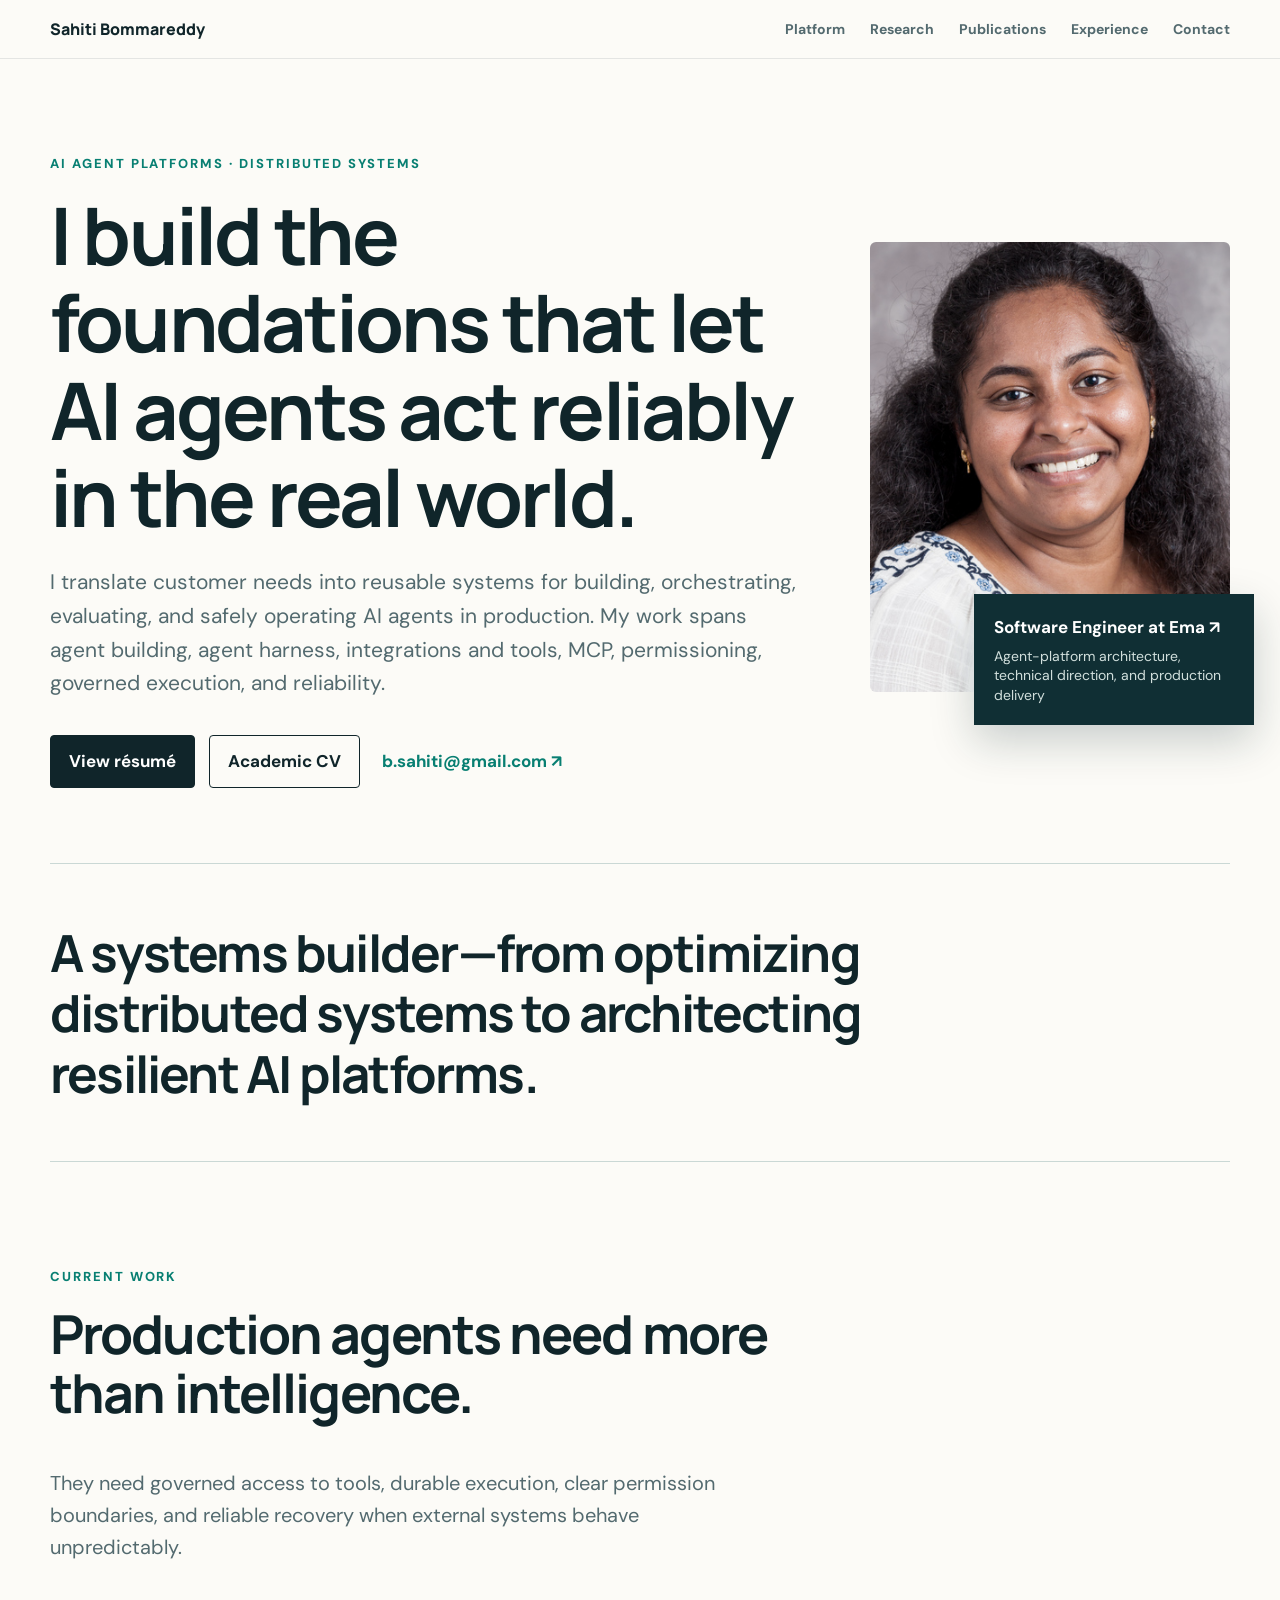
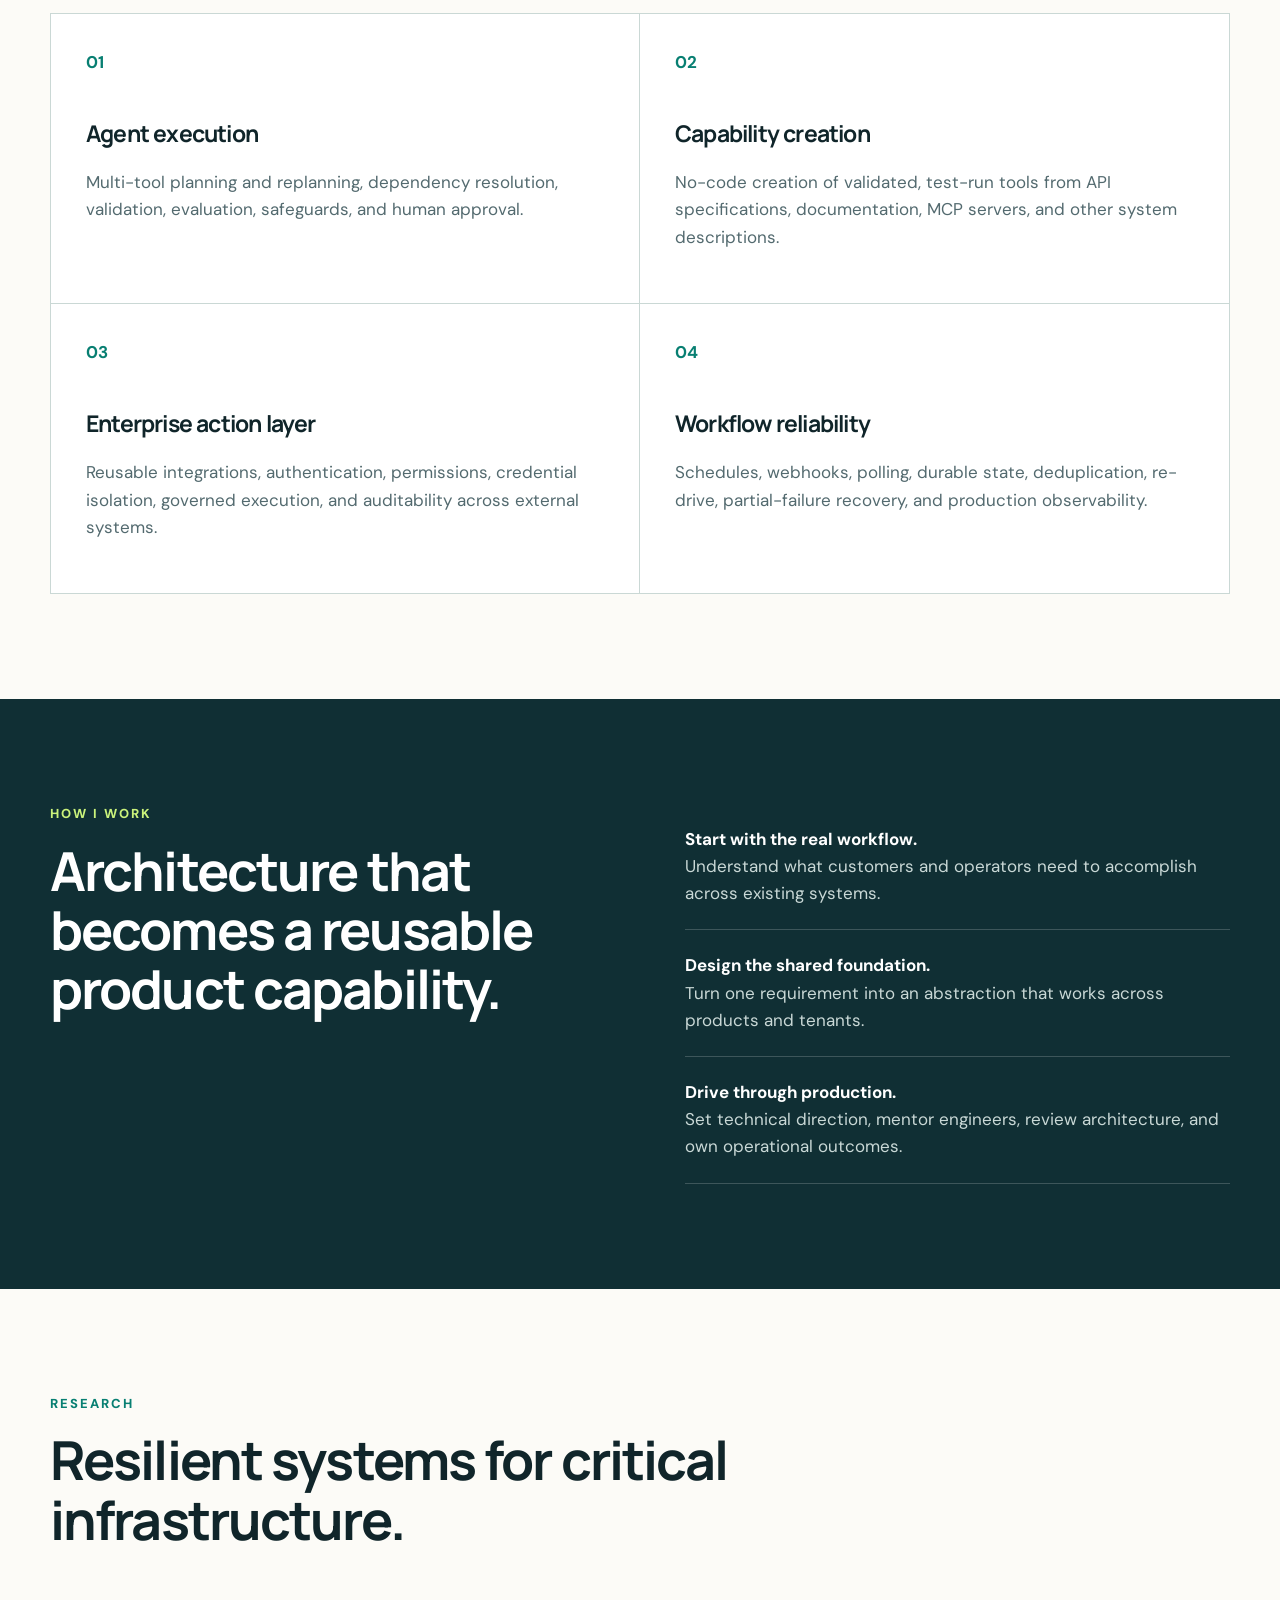
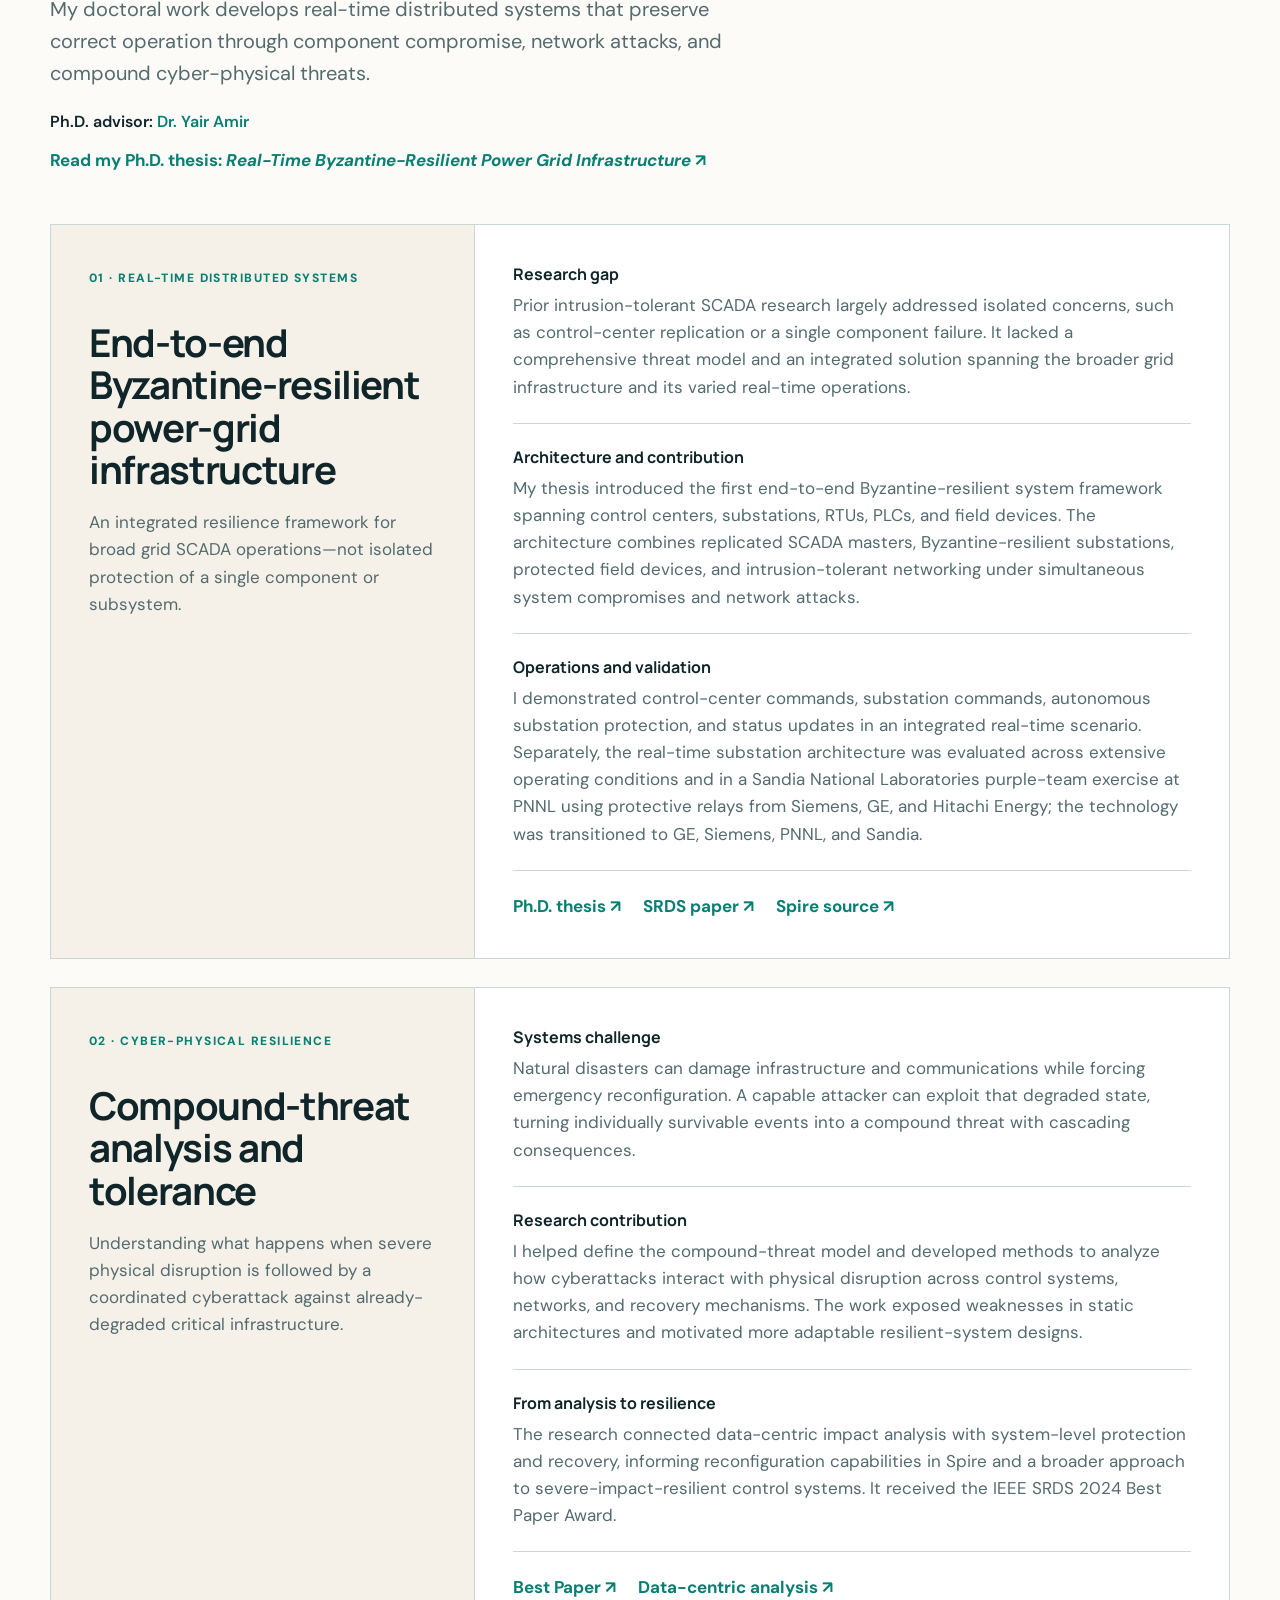
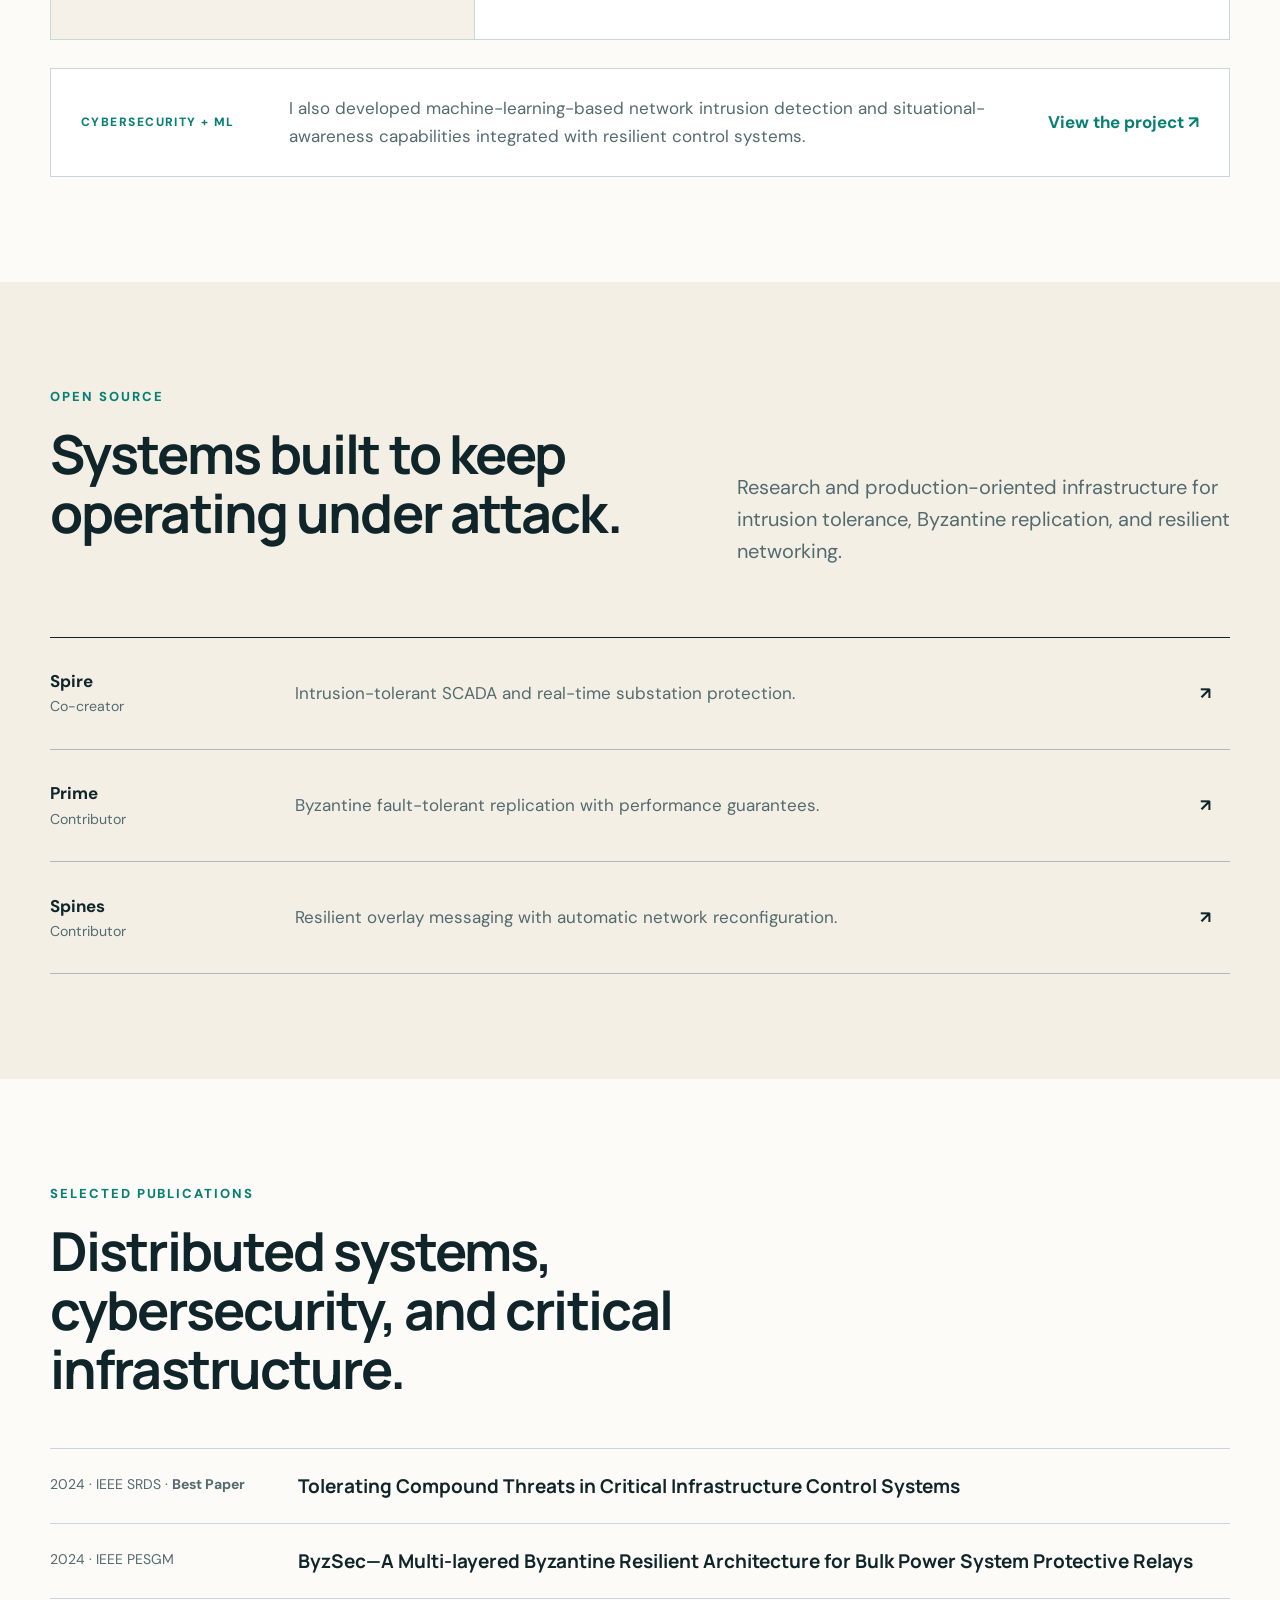
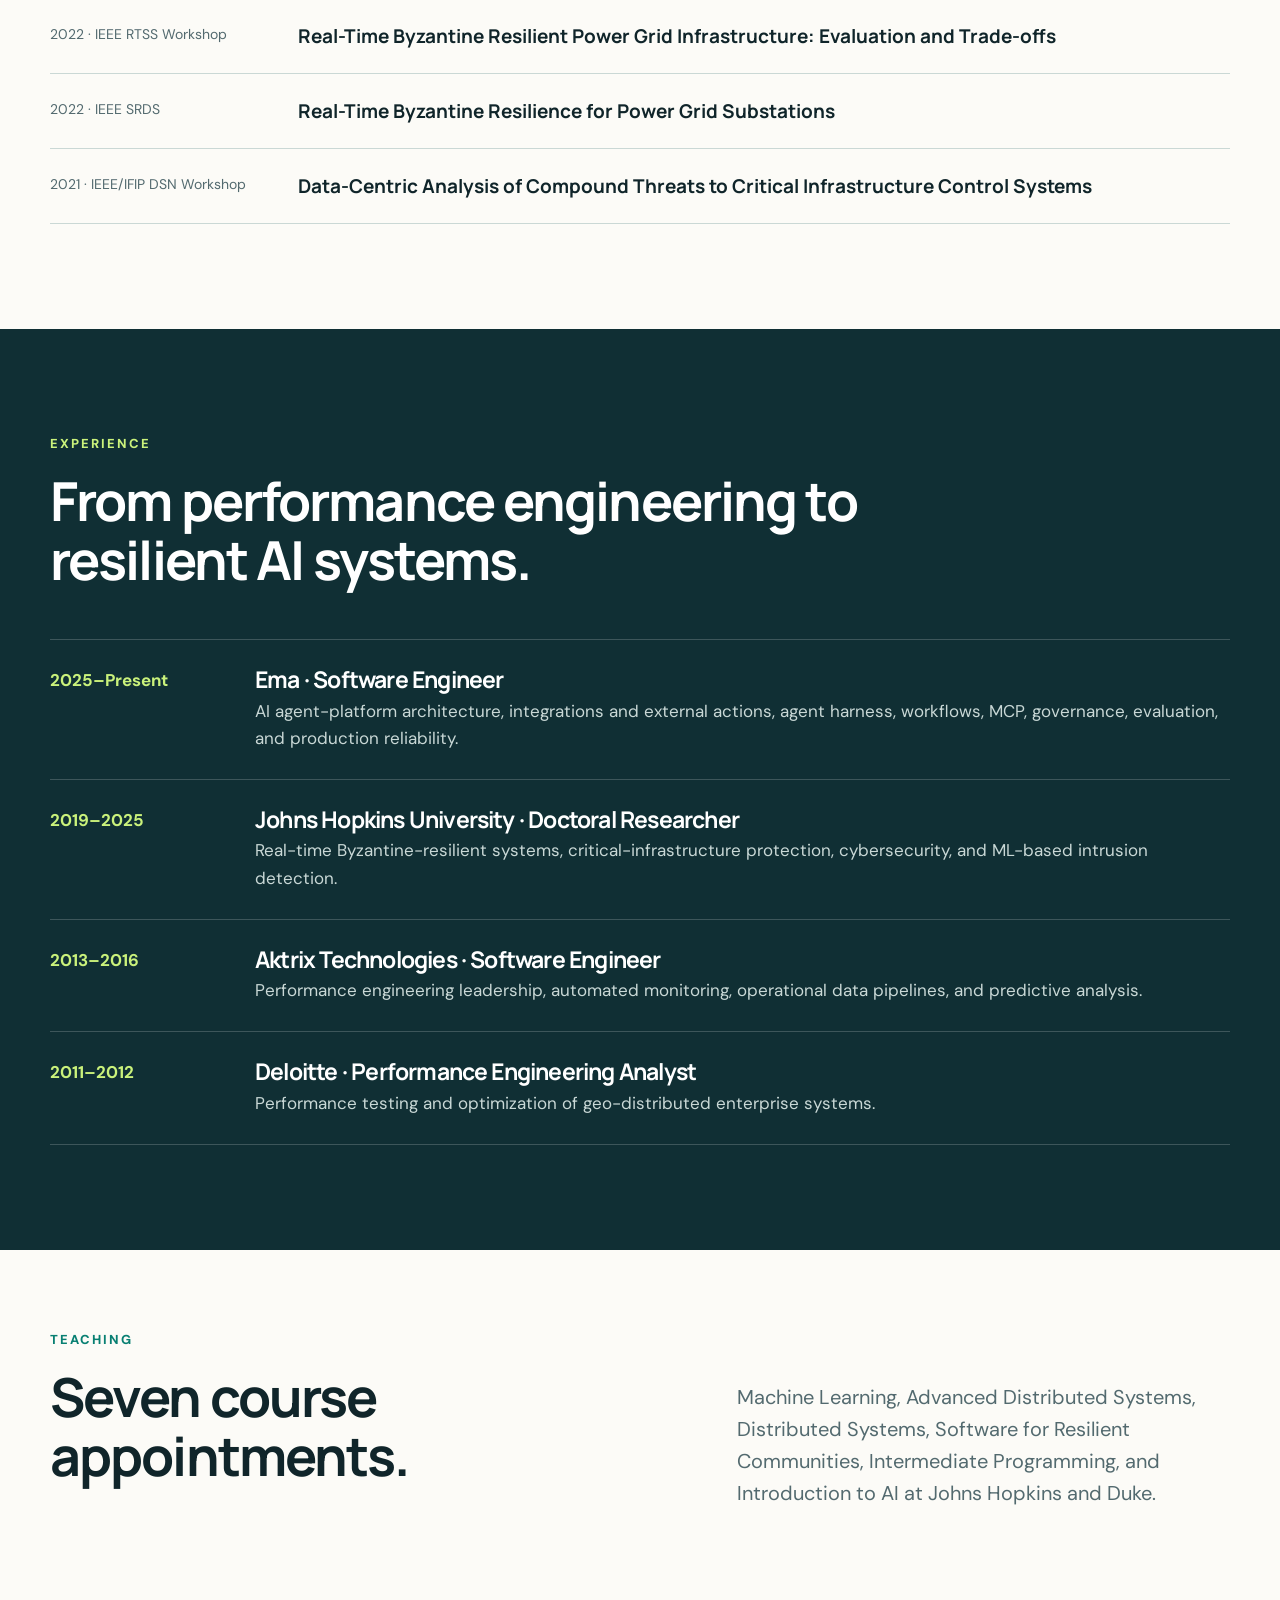
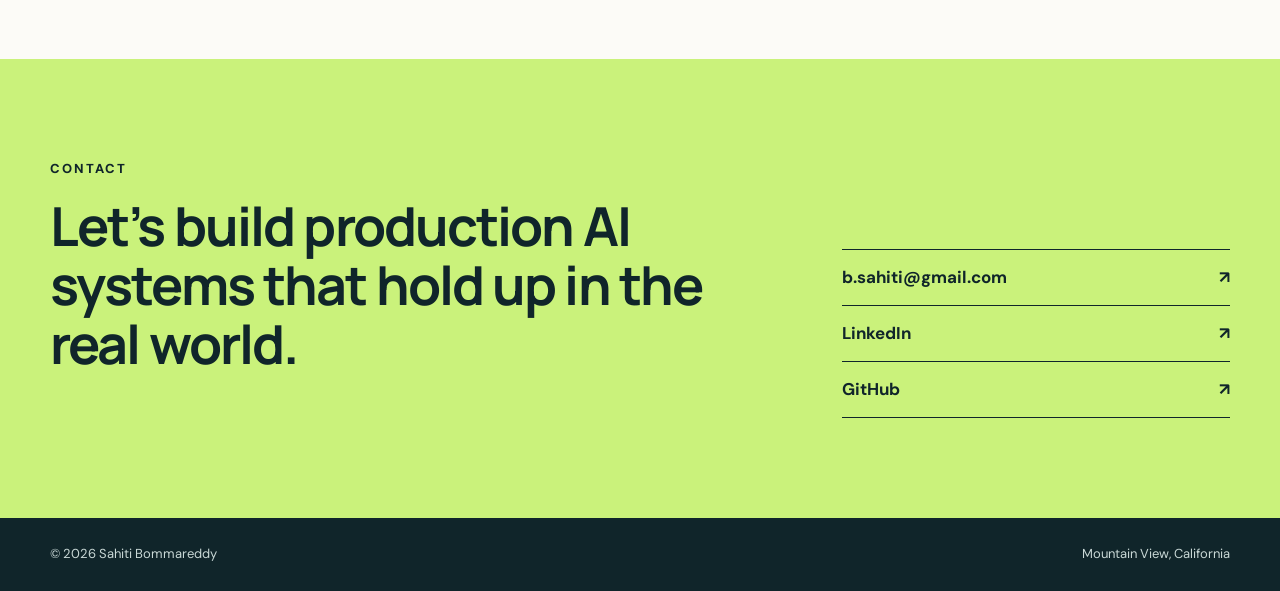
<file: index.html>
<!doctype html>
<html lang="en">
<head>
  <meta charset="utf-8">
  <meta name="viewport" content="width=device-width, initial-scale=1">
  <meta name="description" content="Sahiti Bommareddy builds production AI agent platforms and resilient distributed systems.">
  <title>Sahiti Bommareddy — AI Agent Platforms & Distributed Systems</title>
  <link rel="icon" href="assets/img/favicon.png">
  <link rel="preconnect" href="https://fonts.googleapis.com">
  <link rel="preconnect" href="https://fonts.gstatic.com" crossorigin>
  <link href="https://fonts.googleapis.com/css2?family=DM+Sans:wght@400;500;600;700&amp;family=Manrope:wght@600;700;800&amp;display=swap" rel="stylesheet">
  <link rel="stylesheet" href="assets/css/portfolio.css">
  <link rel="stylesheet" href="assets/css/responsive-fixes.css">
</head>
<body>
  <header class="site-header">
    <a class="brand" href="#top">Sahiti Bommareddy</a>
    <nav aria-label="Primary navigation">
      <a href="#platform">Platform</a><a href="#research">Research</a><a href="#publications">Publications</a><a href="#experience">Experience</a><a href="#contact">Contact</a>
    </nav>
  </header>

  <main id="top">
    <section class="hero shell">
      <div>
        <p class="eyebrow">AI agent platforms · Distributed systems</p>
        <h1>I build the foundations that let AI agents act reliably in the real world.</h1>
        <p class="lede">I translate customer needs into reusable systems for building, orchestrating, evaluating, and safely operating AI agents in production. My work spans agent building, agent harness, integrations and tools, MCP, permissioning, governed execution, and reliability.</p>
        <div class="actions">
          <a class="button primary" href="assets/Sahiti_Bommareddy_Resume.pdf">View résumé</a>
          <a class="button" href="assets/SahitiBommareddy_CV.pdf">Academic CV</a>
          <a class="text-link" href="mailto:b.sahiti@gmail.com">b.sahiti@gmail.com ↗</a>
        </div>
      </div>
      <aside class="portrait">
        <img src="assets/img/sahiti.jpeg" alt="Sahiti Bommareddy">
        <div><strong><a href="https://www.ema.co/">Software Engineer at Ema ↗</a></strong><span>Agent-platform architecture, technical direction, and production delivery</span></div>
      </aside>
    </section>

    <section class="career-bridge shell" aria-label="Career focus">
      <p>A systems builder—from optimizing distributed systems to architecting resilient AI platforms.</p>
    </section>

    <section id="platform" class="section shell">
      <div class="intro"><p class="eyebrow">Current work</p><h2>Production agents need more than intelligence.</h2><p>They need governed access to tools, durable execution, clear permission boundaries, and reliable recovery when external systems behave unpredictably.</p></div>
      <div class="cards">
        <article><b>01</b><h3>Agent execution</h3><p>Multi-tool planning and replanning, dependency resolution, validation, evaluation, safeguards, and human approval.</p></article>
        <article><b>02</b><h3>Capability creation</h3><p>No-code creation of validated, test-run tools from API specifications, documentation, MCP servers, and other system descriptions.</p></article>
        <article><b>03</b><h3>Enterprise action layer</h3><p>Reusable integrations, authentication, permissions, credential isolation, governed execution, and auditability across external systems.</p></article>
        <article><b>04</b><h3>Workflow reliability</h3><p>Schedules, webhooks, polling, durable state, deduplication, re-drive, partial-failure recovery, and production observability.</p></article>
      </div>
    </section>

    <section class="section dark">
      <div class="shell split">
        <div><p class="eyebrow">How I work</p><h2>Architecture that becomes a reusable product capability.</h2></div>
        <div class="principles">
          <p><strong>Start with the real workflow.</strong> Understand what customers and operators need to accomplish across existing systems.</p>
          <p><strong>Design the shared foundation.</strong> Turn one requirement into an abstraction that works across products and tenants.</p>
          <p><strong>Drive through production.</strong> Set technical direction, mentor engineers, review architecture, and own operational outcomes.</p>
        </div>
      </div>
    </section>

    <section id="research" class="section shell">
      <div class="intro"><p class="eyebrow">Research</p><h2>Resilient systems for critical infrastructure.</h2><p>My doctoral work develops real-time distributed systems that preserve correct operation through component compromise, network attacks, and compound cyber-physical threats.</p><p class="advisor">Ph.D. advisor: <a href="https://www.cs.jhu.edu/~yairamir/">Dr. Yair Amir</a></p><a class="research-link" href="https://www.cs.jhu.edu/~yairamir/SahitiBommareddy_PhD_Thesis.pdf">Read my Ph.D. thesis: <em>Real-Time Byzantine-Resilient Power Grid Infrastructure</em> ↗</a></div>
      <div class="case-studies">
        <article class="case-study">
          <div class="case-title"><span>01 · Real-time distributed systems</span><h3>End-to-end Byzantine-resilient power-grid infrastructure</h3><p>An integrated resilience framework for broad grid SCADA operations—not isolated protection of a single component or subsystem.</p></div>
          <div class="case-details">
            <section><h4>Research gap</h4><p>Prior intrusion-tolerant SCADA research largely addressed isolated concerns, such as control-center replication or a single component failure. It lacked a comprehensive threat model and an integrated solution spanning the broader grid infrastructure and its varied real-time operations.</p></section>
            <section><h4>Architecture and contribution</h4><p>My thesis introduced the first end-to-end Byzantine-resilient system framework spanning control centers, substations, RTUs, PLCs, and field devices. The architecture combines replicated SCADA masters, Byzantine-resilient substations, protected field devices, and intrusion-tolerant networking under simultaneous system compromises and network attacks.</p></section>
            <section><h4>Operations and validation</h4><p>I demonstrated control-center commands, substation commands, autonomous substation protection, and status updates in an integrated real-time scenario. Separately, the real-time substation architecture was evaluated across extensive operating conditions and in a Sandia National Laboratories purple-team exercise at PNNL using protective relays from Siemens, GE, and Hitachi Energy; the technology was transitioned to GE, Siemens, PNNL, and Sandia.</p></section>
            <div class="case-links"><a href="https://www.cs.jhu.edu/~yairamir/SahitiBommareddy_PhD_Thesis.pdf">Ph.D. thesis ↗</a><a href="https://lab-dsn.github.io/papers/RealTime.pdf">SRDS paper ↗</a><a href="https://github.com/spire-resilient-systems/spire">Spire source ↗</a></div>
          </div>
        </article>

        <article class="case-study">
          <div class="case-title"><span>02 · Cyber-physical resilience</span><h3>Compound-threat analysis and tolerance</h3><p>Understanding what happens when severe physical disruption is followed by a coordinated cyberattack against already-degraded critical infrastructure.</p></div>
          <div class="case-details">
            <section><h4>Systems challenge</h4><p>Natural disasters can damage infrastructure and communications while forcing emergency reconfiguration. A capable attacker can exploit that degraded state, turning individually survivable events into a compound threat with cascading consequences.</p></section>
            <section><h4>Research contribution</h4><p>I helped define the compound-threat model and developed methods to analyze how cyberattacks interact with physical disruption across control systems, networks, and recovery mechanisms. The work exposed weaknesses in static architectures and motivated more adaptable resilient-system designs.</p></section>
            <section><h4>From analysis to resilience</h4><p>The research connected data-centric impact analysis with system-level protection and recovery, informing reconfiguration capabilities in Spire and a broader approach to severe-impact-resilient control systems. It received the IEEE SRDS 2024 Best Paper Award.</p></section>
            <div class="case-links"><a href="https://jhu-dsn.github.io/papers/srds24_compoundThreats.pdf">Best Paper ↗</a><a href="https://lab-dsn.github.io/papers/dcds2022.pdf">Data-centric analysis ↗</a></div>
          </div>
        </article>
      </div>

      <aside class="ml-note"><span>Cybersecurity + ML</span><p>I also developed machine-learning-based network intrusion detection and situational-awareness capabilities integrated with resilient control systems.</p><a href="https://jhu-dsn.github.io/courses/cs717-2020/resilientPowerGrid/">View the project ↗</a></aside>
    </section>

    <section class="section soft">
      <div class="shell">
        <div class="intro wide"><div><p class="eyebrow">Open source</p><h2>Systems built to keep operating under attack.</h2></div><p>Research and production-oriented infrastructure for intrusion tolerance, Byzantine replication, and resilient networking.</p></div>
        <div class="projects">
          <a href="https://github.com/spire-resilient-systems/spire"><span><strong>Spire</strong><small>Co-creator</small></span><p>Intrusion-tolerant SCADA and real-time substation protection.</p><b>↗</b></a>
          <a href="https://github.com/jhu-dsn/prime"><span><strong>Prime</strong><small>Contributor</small></span><p>Byzantine fault-tolerant replication with performance guarantees.</p><b>↗</b></a>
          <a href="https://github.com/spines-org/spines"><span><strong>Spines</strong><small>Contributor</small></span><p>Resilient overlay messaging with automatic network reconfiguration.</p><b>↗</b></a>
        </div>
      </div>
    </section>

    <section id="publications" class="section shell">
      <div class="intro"><p class="eyebrow">Selected publications</p><h2>Distributed systems, cybersecurity, and critical infrastructure.</h2></div>
      <ol class="publications">
        <li><span>2024 · IEEE SRDS · <b>Best Paper</b></span><a href="https://jhu-dsn.github.io/papers/srds24_compoundThreats.pdf">Tolerating Compound Threats in Critical Infrastructure Control Systems</a></li>
        <li><span>2024 · IEEE PESGM</span><a href="https://jhu-dsn.github.io/papers/ByzSec_ieee.pdf">ByzSec—A Multi-layered Byzantine Resilient Architecture for Bulk Power System Protective Relays</a></li>
        <li><span>2022 · IEEE RTSS Workshop</span><a href="https://lab-dsn.github.io/papers/RTbyz_ERSA2022.pdf">Real-Time Byzantine Resilient Power Grid Infrastructure: Evaluation and Trade-offs</a></li>
        <li><span>2022 · IEEE SRDS</span><a href="https://lab-dsn.github.io/papers/RealTime.pdf">Real-Time Byzantine Resilience for Power Grid Substations</a></li>
        <li><span>2021 · IEEE/IFIP DSN Workshop</span><a href="https://lab-dsn.github.io/papers/dcds2022.pdf">Data-Centric Analysis of Compound Threats to Critical Infrastructure Control Systems</a></li>
      </ol>
    </section>

    <section id="experience" class="section dark">
      <div class="shell"><div class="intro"><p class="eyebrow">Experience</p><h2>From performance engineering to resilient AI systems.</h2></div>
        <div class="timeline">
          <article><span>2025–Present</span><div><h3>Ema · Software Engineer</h3><p>AI agent-platform architecture, integrations and external actions, agent harness, workflows, MCP, governance, evaluation, and production reliability.</p></div></article>
          <article><span>2019–2025</span><div><h3>Johns Hopkins University · Doctoral Researcher</h3><p>Real-time Byzantine-resilient systems, critical-infrastructure protection, cybersecurity, and ML-based intrusion detection.</p></div></article>
          <article><span>2013–2016</span><div><h3>Aktrix Technologies · Software Engineer</h3><p>Performance engineering leadership, automated monitoring, operational data pipelines, and predictive analysis.</p></div></article>
          <article><span>2011–2012</span><div><h3>Deloitte · Performance Engineering Analyst</h3><p>Performance testing and optimization of geo-distributed enterprise systems.</p></div></article>
        </div>
      </div>
    </section>

    <section class="section shell teaching"><div class="intro wide"><div><p class="eyebrow">Teaching</p><h2>Seven course appointments.</h2></div><p>Machine Learning, Advanced Distributed Systems, Distributed Systems, Software for Resilient Communities, Intermediate Programming, and Introduction to AI at Johns Hopkins and Duke.</p></div></section>

    <section id="contact" class="contact"><div class="shell contact-grid"><div><p class="eyebrow">Contact</p><h2>Let’s build production AI systems that hold up in the real world.</h2></div><div class="contact-links"><a href="mailto:b.sahiti@gmail.com">b.sahiti@gmail.com <span>↗</span></a><a href="https://www.linkedin.com/in/bsahiti/">LinkedIn <span>↗</span></a><a href="https://github.com/b-sahiti">GitHub <span>↗</span></a></div></div></section>
  </main>
  <footer><span>© 2026 Sahiti Bommareddy</span><span>Mountain View, California</span></footer>
</body>
</html>
</file>
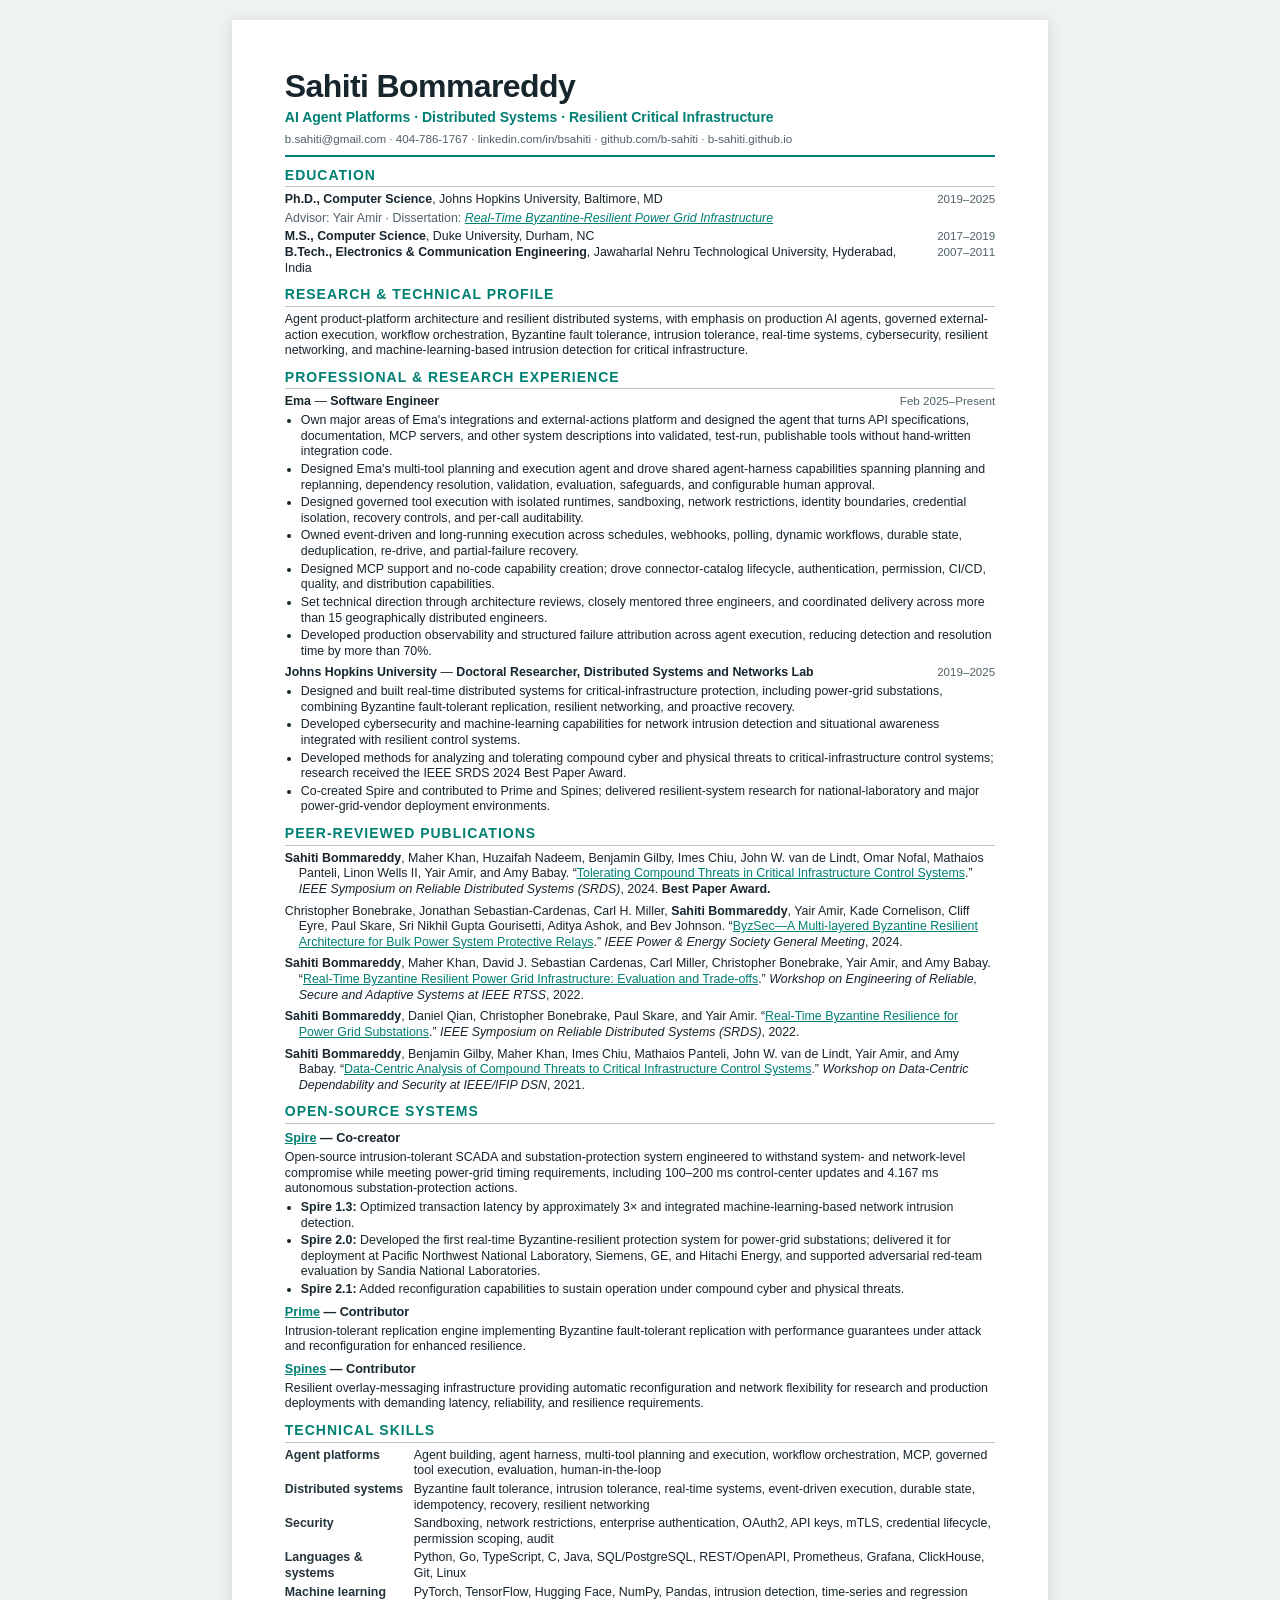
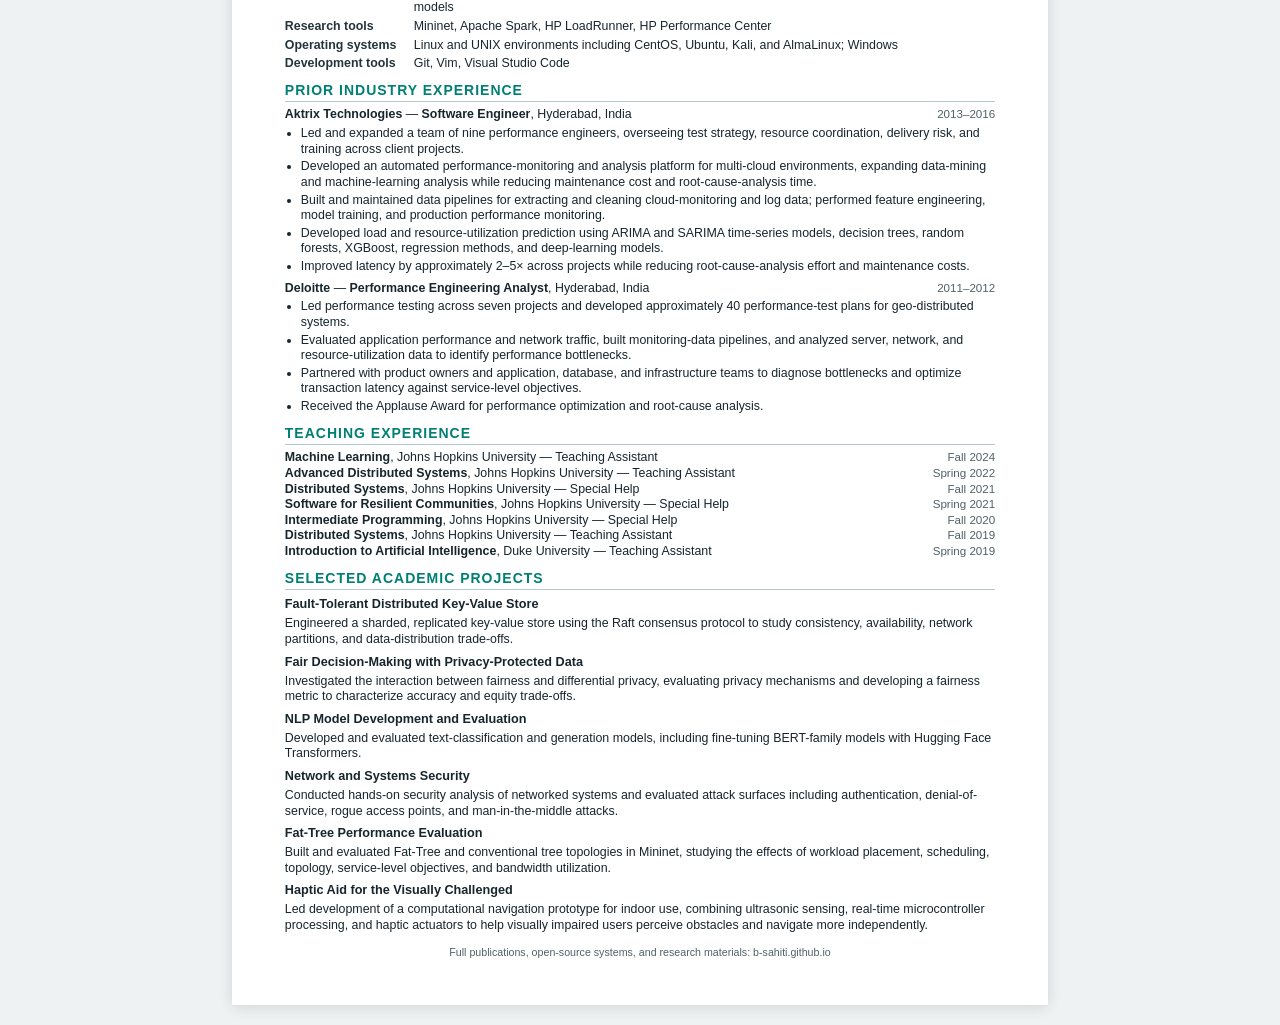
<file: cv.html>
<!doctype html>
<html lang="en">
<head>
  <meta charset="utf-8">
  <meta name="viewport" content="width=device-width, initial-scale=1">
  <title>Sahiti Bommareddy — Curriculum Vitae</title>
  <style>
    :root { --ink:#17252d; --muted:#4f6169; --accent:#007f73; --rule:#b6c8cc; }
    * { box-sizing:border-box; }
    @page { size:Letter; margin:0.48in 0.55in; }
    body { margin:0; background:#eef2f3; color:var(--ink); font-family:Arial, Helvetica, sans-serif; font-size:9.3pt; line-height:1.26; }
    main { width:8.5in; margin:20px auto; padding:0.48in 0.55in; background:#fff; box-shadow:0 2px 14px rgba(0,0,0,.12); }
    header { border-bottom:2px solid var(--accent); padding-bottom:8px; margin-bottom:10px; }
    h1 { margin:0; font-size:24pt; letter-spacing:-.6px; }
    .identity { margin-top:3px; color:var(--accent); font-weight:700; font-size:10.5pt; }
    .contact { margin-top:5px; color:var(--muted); font-size:8.7pt; }
    a { color:inherit; text-decoration:none; }
    .evidence a { color:var(--accent); text-decoration:underline; }
    h2 { margin:10px 0 5px; padding-bottom:2px; border-bottom:1px solid var(--rule); color:var(--accent); font-size:10.5pt; text-transform:uppercase; letter-spacing:1px; }
    h3 { margin:7px 0 2px; font-size:9.5pt; }
    p { margin:3px 0; }
    ul { margin:3px 0 6px 16px; padding:0; }
    li { margin:2px 0; }
    .row { display:flex; justify-content:space-between; gap:14px; align-items:baseline; }
    .row > :first-child { min-width:0; }
    .dates { color:var(--muted); white-space:nowrap; font-size:8.7pt; }
    .place { font-weight:700; }
    .subtle { color:var(--muted); }
    .pub { margin:0 0 6px; padding-left:14px; text-indent:-14px; }
    .skills { display:grid; grid-template-columns:120px 1fr; column-gap:9px; row-gap:3px; }
    .skills strong { color:#24343b; }
    .page-break { break-before:page; page-break-before:always; }
    .avoid-break { break-inside:avoid; page-break-inside:avoid; }
    footer { margin-top:12px; text-align:center; color:var(--muted); font-size:8pt; }
    @media print {
      body { background:#fff; }
      main { width:auto; margin:0; padding:0; box-shadow:none; }
      a { color:inherit; }
    }
    @media screen and (max-width:850px) {
      main { width:100%; margin:0; padding:28px 24px; box-shadow:none; }
      .row { display:block; }
    }
  </style>
</head>
<body>
<main>
  <header>
    <h1>Sahiti Bommareddy</h1>
    <div class="identity">AI Agent Platforms · Distributed Systems · Resilient Critical Infrastructure</div>
    <div class="contact">
      <a href="mailto:b.sahiti@gmail.com">b.sahiti@gmail.com</a> ·
      <a href="tel:+14047861767">404-786-1767</a> ·
      <a href="https://www.linkedin.com/in/bsahiti/">linkedin.com/in/bsahiti</a> ·
      <a href="https://github.com/b-sahiti">github.com/b-sahiti</a> ·
      <a href="https://b-sahiti.github.io">b-sahiti.github.io</a>
    </div>
  </header>

  <section>
    <h2>Education</h2>
    <div class="row"><div><strong>Ph.D., Computer Science</strong>, Johns Hopkins University, Baltimore, MD</div><div class="dates">2019–2025</div></div>
    <p class="subtle evidence">Advisor: Yair Amir · Dissertation: <a href="https://www.cs.jhu.edu/~yairamir/SahitiBommareddy_PhD_Thesis.pdf"><em>Real-Time Byzantine-Resilient Power Grid Infrastructure</em></a></p>
    <div class="row"><div><strong>M.S., Computer Science</strong>, Duke University, Durham, NC</div><div class="dates">2017–2019</div></div>
    <div class="row"><div><strong>B.Tech., Electronics &amp; Communication Engineering</strong>, Jawaharlal Nehru Technological University, Hyderabad, India</div><div class="dates">2007–2011</div></div>
  </section>

  <section>
    <h2>Research &amp; Technical Profile</h2>
    <p>Agent product-platform architecture and resilient distributed systems, with emphasis on production AI agents, governed external-action execution, workflow orchestration, Byzantine fault tolerance, intrusion tolerance, real-time systems, cybersecurity, resilient networking, and machine-learning-based intrusion detection for critical infrastructure.</p>
  </section>

  <section>
    <h2>Professional &amp; Research Experience</h2>
    <div class="avoid-break">
      <div class="row"><div><span class="place">Ema</span> — <strong>Software Engineer</strong></div><div class="dates">Feb 2025–Present</div></div>
      <ul>
        <li>Own major areas of Ema's integrations and external-actions platform and designed the agent that turns API specifications, documentation, MCP servers, and other system descriptions into validated, test-run, publishable tools without hand-written integration code.</li>
        <li>Designed Ema's multi-tool planning and execution agent and drove shared agent-harness capabilities spanning planning and replanning, dependency resolution, validation, evaluation, safeguards, and configurable human approval.</li>
        <li>Designed governed tool execution with isolated runtimes, sandboxing, network restrictions, identity boundaries, credential isolation, recovery controls, and per-call auditability.</li>
        <li>Owned event-driven and long-running execution across schedules, webhooks, polling, dynamic workflows, durable state, deduplication, re-drive, and partial-failure recovery.</li>
        <li>Designed MCP support and no-code capability creation; drove connector-catalog lifecycle, authentication, permission, CI/CD, quality, and distribution capabilities.</li>
        <li>Set technical direction through architecture reviews, closely mentored three engineers, and coordinated delivery across more than 15 geographically distributed engineers.</li>
        <li>Developed production observability and structured failure attribution across agent execution, reducing detection and resolution time by more than 70%.</li>
      </ul>
    </div>

    <div class="avoid-break">
      <div class="row"><div><span class="place">Johns Hopkins University</span> — <strong>Doctoral Researcher, Distributed Systems and Networks Lab</strong></div><div class="dates">2019–2025</div></div>
      <ul>
        <li>Designed and built real-time distributed systems for critical-infrastructure protection, including power-grid substations, combining Byzantine fault-tolerant replication, resilient networking, and proactive recovery.</li>
        <li>Developed cybersecurity and machine-learning capabilities for network intrusion detection and situational awareness integrated with resilient control systems.</li>
        <li>Developed methods for analyzing and tolerating compound cyber and physical threats to critical-infrastructure control systems; research received the IEEE SRDS 2024 Best Paper Award.</li>
        <li>Co-created Spire and contributed to Prime and Spines; delivered resilient-system research for national-laboratory and major power-grid-vendor deployment environments.</li>
      </ul>
    </div>
  </section>

  <section class="page-break evidence">
    <h2>Peer-Reviewed Publications</h2>
    <p class="pub"><strong>Sahiti Bommareddy</strong>, Maher Khan, Huzaifah Nadeem, Benjamin Gilby, Imes Chiu, John W. van de Lindt, Omar Nofal, Mathaios Panteli, Linon Wells II, Yair Amir, and Amy Babay. “<a href="https://jhu-dsn.github.io/papers/srds24_compoundThreats.pdf">Tolerating Compound Threats in Critical Infrastructure Control Systems</a>.” <em>IEEE Symposium on Reliable Distributed Systems (SRDS)</em>, 2024. <strong>Best Paper Award.</strong></p>
    <p class="pub">Christopher Bonebrake, Jonathan Sebastian-Cardenas, Carl H. Miller, <strong>Sahiti Bommareddy</strong>, Yair Amir, Kade Cornelison, Cliff Eyre, Paul Skare, Sri Nikhil Gupta Gourisetti, Aditya Ashok, and Bev Johnson. “<a href="https://jhu-dsn.github.io/papers/ByzSec_ieee.pdf">ByzSec—A Multi-layered Byzantine Resilient Architecture for Bulk Power System Protective Relays</a>.” <em>IEEE Power &amp; Energy Society General Meeting</em>, 2024.</p>
    <p class="pub"><strong>Sahiti Bommareddy</strong>, Maher Khan, David J. Sebastian Cardenas, Carl Miller, Christopher Bonebrake, Yair Amir, and Amy Babay. “<a href="https://lab-dsn.github.io/papers/RTbyz_ERSA2022.pdf">Real-Time Byzantine Resilient Power Grid Infrastructure: Evaluation and Trade-offs</a>.” <em>Workshop on Engineering of Reliable, Secure and Adaptive Systems at IEEE RTSS</em>, 2022.</p>
    <p class="pub"><strong>Sahiti Bommareddy</strong>, Daniel Qian, Christopher Bonebrake, Paul Skare, and Yair Amir. “<a href="https://lab-dsn.github.io/papers/RealTime.pdf">Real-Time Byzantine Resilience for Power Grid Substations</a>.” <em>IEEE Symposium on Reliable Distributed Systems (SRDS)</em>, 2022.</p>
    <p class="pub"><strong>Sahiti Bommareddy</strong>, Benjamin Gilby, Maher Khan, Imes Chiu, Mathaios Panteli, John W. van de Lindt, Yair Amir, and Amy Babay. “<a href="https://lab-dsn.github.io/papers/dcds2022.pdf">Data-Centric Analysis of Compound Threats to Critical Infrastructure Control Systems</a>.” <em>Workshop on Data-Centric Dependability and Security at IEEE/IFIP DSN</em>, 2021.</p>
  </section>

  <section class="evidence">
    <h2>Open-Source Systems</h2>
    <div class="avoid-break">
      <h3><a href="https://github.com/spire-resilient-systems/spire">Spire</a> — Co-creator</h3>
      <p>Open-source intrusion-tolerant SCADA and substation-protection system engineered to withstand system- and network-level compromise while meeting power-grid timing requirements, including 100–200 ms control-center updates and 4.167 ms autonomous substation-protection actions.</p>
      <ul>
        <li><strong>Spire 1.3:</strong> Optimized transaction latency by approximately 3× and integrated machine-learning-based network intrusion detection.</li>
        <li><strong>Spire 2.0:</strong> Developed the first real-time Byzantine-resilient protection system for power-grid substations; delivered it for deployment at Pacific Northwest National Laboratory, Siemens, GE, and Hitachi Energy, and supported adversarial red-team evaluation by Sandia National Laboratories.</li>
        <li><strong>Spire 2.1:</strong> Added reconfiguration capabilities to sustain operation under compound cyber and physical threats.</li>
      </ul>
    </div>
    <div class="avoid-break">
      <h3><a href="https://github.com/jhu-dsn/prime">Prime</a> — Contributor</h3>
      <p>Intrusion-tolerant replication engine implementing Byzantine fault-tolerant replication with performance guarantees under attack and reconfiguration for enhanced resilience.</p>
    </div>
    <div class="avoid-break">
      <h3><a href="https://github.com/spines-org/spines">Spines</a> — Contributor</h3>
      <p>Resilient overlay-messaging infrastructure providing automatic reconfiguration and network flexibility for research and production deployments with demanding latency, reliability, and resilience requirements.</p>
    </div>
  </section>

  <section>
    <h2>Technical Skills</h2>
    <div class="skills">
      <strong>Agent platforms</strong><span>Agent building, agent harness, multi-tool planning and execution, workflow orchestration, MCP, governed tool execution, evaluation, human-in-the-loop</span>
      <strong>Distributed systems</strong><span>Byzantine fault tolerance, intrusion tolerance, real-time systems, event-driven execution, durable state, idempotency, recovery, resilient networking</span>
      <strong>Security</strong><span>Sandboxing, network restrictions, enterprise authentication, OAuth2, API keys, mTLS, credential lifecycle, permission scoping, audit</span>
      <strong>Languages &amp; systems</strong><span>Python, Go, TypeScript, C, Java, SQL/PostgreSQL, REST/OpenAPI, Prometheus, Grafana, ClickHouse, Git, Linux</span>
      <strong>Machine learning</strong><span>PyTorch, TensorFlow, Hugging Face, NumPy, Pandas, intrusion detection, time-series and regression models</span>
      <strong>Research tools</strong><span>Mininet, Apache Spark, HP LoadRunner, HP Performance Center</span>
      <strong>Operating systems</strong><span>Linux and UNIX environments including CentOS, Ubuntu, Kali, and AlmaLinux; Windows</span>
      <strong>Development tools</strong><span>Git, Vim, Visual Studio Code</span>
    </div>
  </section>

  <section class="page-break">
    <h2>Prior Industry Experience</h2>
    <div class="avoid-break">
      <div class="row"><div><span class="place">Aktrix Technologies</span> — <strong>Software Engineer</strong>, Hyderabad, India</div><div class="dates">2013–2016</div></div>
      <ul>
        <li>Led and expanded a team of nine performance engineers, overseeing test strategy, resource coordination, delivery risk, and training across client projects.</li>
        <li>Developed an automated performance-monitoring and analysis platform for multi-cloud environments, expanding data-mining and machine-learning analysis while reducing maintenance cost and root-cause-analysis time.</li>
        <li>Built and maintained data pipelines for extracting and cleaning cloud-monitoring and log data; performed feature engineering, model training, and production performance monitoring.</li>
        <li>Developed load and resource-utilization prediction using ARIMA and SARIMA time-series models, decision trees, random forests, XGBoost, regression methods, and deep-learning models.</li>
        <li>Improved latency by approximately 2–5× across projects while reducing root-cause-analysis effort and maintenance costs.</li>
      </ul>
    </div>
    <div class="avoid-break">
      <div class="row"><div><span class="place">Deloitte</span> — <strong>Performance Engineering Analyst</strong>, Hyderabad, India</div><div class="dates">2011–2012</div></div>
      <ul>
        <li>Led performance testing across seven projects and developed approximately 40 performance-test plans for geo-distributed systems.</li>
        <li>Evaluated application performance and network traffic, built monitoring-data pipelines, and analyzed server, network, and resource-utilization data to identify performance bottlenecks.</li>
        <li>Partnered with product owners and application, database, and infrastructure teams to diagnose bottlenecks and optimize transaction latency against service-level objectives.</li>
        <li>Received the Applause Award for performance optimization and root-cause analysis.</li>
      </ul>
    </div>
  </section>

  <section>
    <h2>Teaching Experience</h2>
    <div class="row"><div><strong>Machine Learning</strong>, Johns Hopkins University — Teaching Assistant</div><div class="dates">Fall 2024</div></div>
    <div class="row"><div><strong>Advanced Distributed Systems</strong>, Johns Hopkins University — Teaching Assistant</div><div class="dates">Spring 2022</div></div>
    <div class="row"><div><strong>Distributed Systems</strong>, Johns Hopkins University — Special Help</div><div class="dates">Fall 2021</div></div>
    <div class="row"><div><strong>Software for Resilient Communities</strong>, Johns Hopkins University — Special Help</div><div class="dates">Spring 2021</div></div>
    <div class="row"><div><strong>Intermediate Programming</strong>, Johns Hopkins University — Special Help</div><div class="dates">Fall 2020</div></div>
    <div class="row"><div><strong>Distributed Systems</strong>, Johns Hopkins University — Teaching Assistant</div><div class="dates">Fall 2019</div></div>
    <div class="row"><div><strong>Introduction to Artificial Intelligence</strong>, Duke University — Teaching Assistant</div><div class="dates">Spring 2019</div></div>
  </section>

  <section>
    <h2>Selected Academic Projects</h2>
    <div class="avoid-break"><h3>Fault-Tolerant Distributed Key-Value Store</h3><p>Engineered a sharded, replicated key-value store using the Raft consensus protocol to study consistency, availability, network partitions, and data-distribution trade-offs.</p></div>
    <div class="avoid-break"><h3>Fair Decision-Making with Privacy-Protected Data</h3><p>Investigated the interaction between fairness and differential privacy, evaluating privacy mechanisms and developing a fairness metric to characterize accuracy and equity trade-offs.</p></div>
    <div class="avoid-break"><h3>NLP Model Development and Evaluation</h3><p>Developed and evaluated text-classification and generation models, including fine-tuning BERT-family models with Hugging Face Transformers.</p></div>
    <div class="avoid-break"><h3>Network and Systems Security</h3><p>Conducted hands-on security analysis of networked systems and evaluated attack surfaces including authentication, denial-of-service, rogue access points, and man-in-the-middle attacks.</p></div>
    <div class="avoid-break"><h3>Fat-Tree Performance Evaluation</h3><p>Built and evaluated Fat-Tree and conventional tree topologies in Mininet, studying the effects of workload placement, scheduling, topology, service-level objectives, and bandwidth utilization.</p></div>
    <div class="avoid-break"><h3>Haptic Aid for the Visually Challenged</h3><p>Led development of a computational navigation prototype for indoor use, combining ultrasonic sensing, real-time microcontroller processing, and haptic actuators to help visually impaired users perceive obstacles and navigate more independently.</p></div>
  </section>

  <footer>Full publications, open-source systems, and research materials: b-sahiti.github.io</footer>
</main>
</body>
</html>
</file>
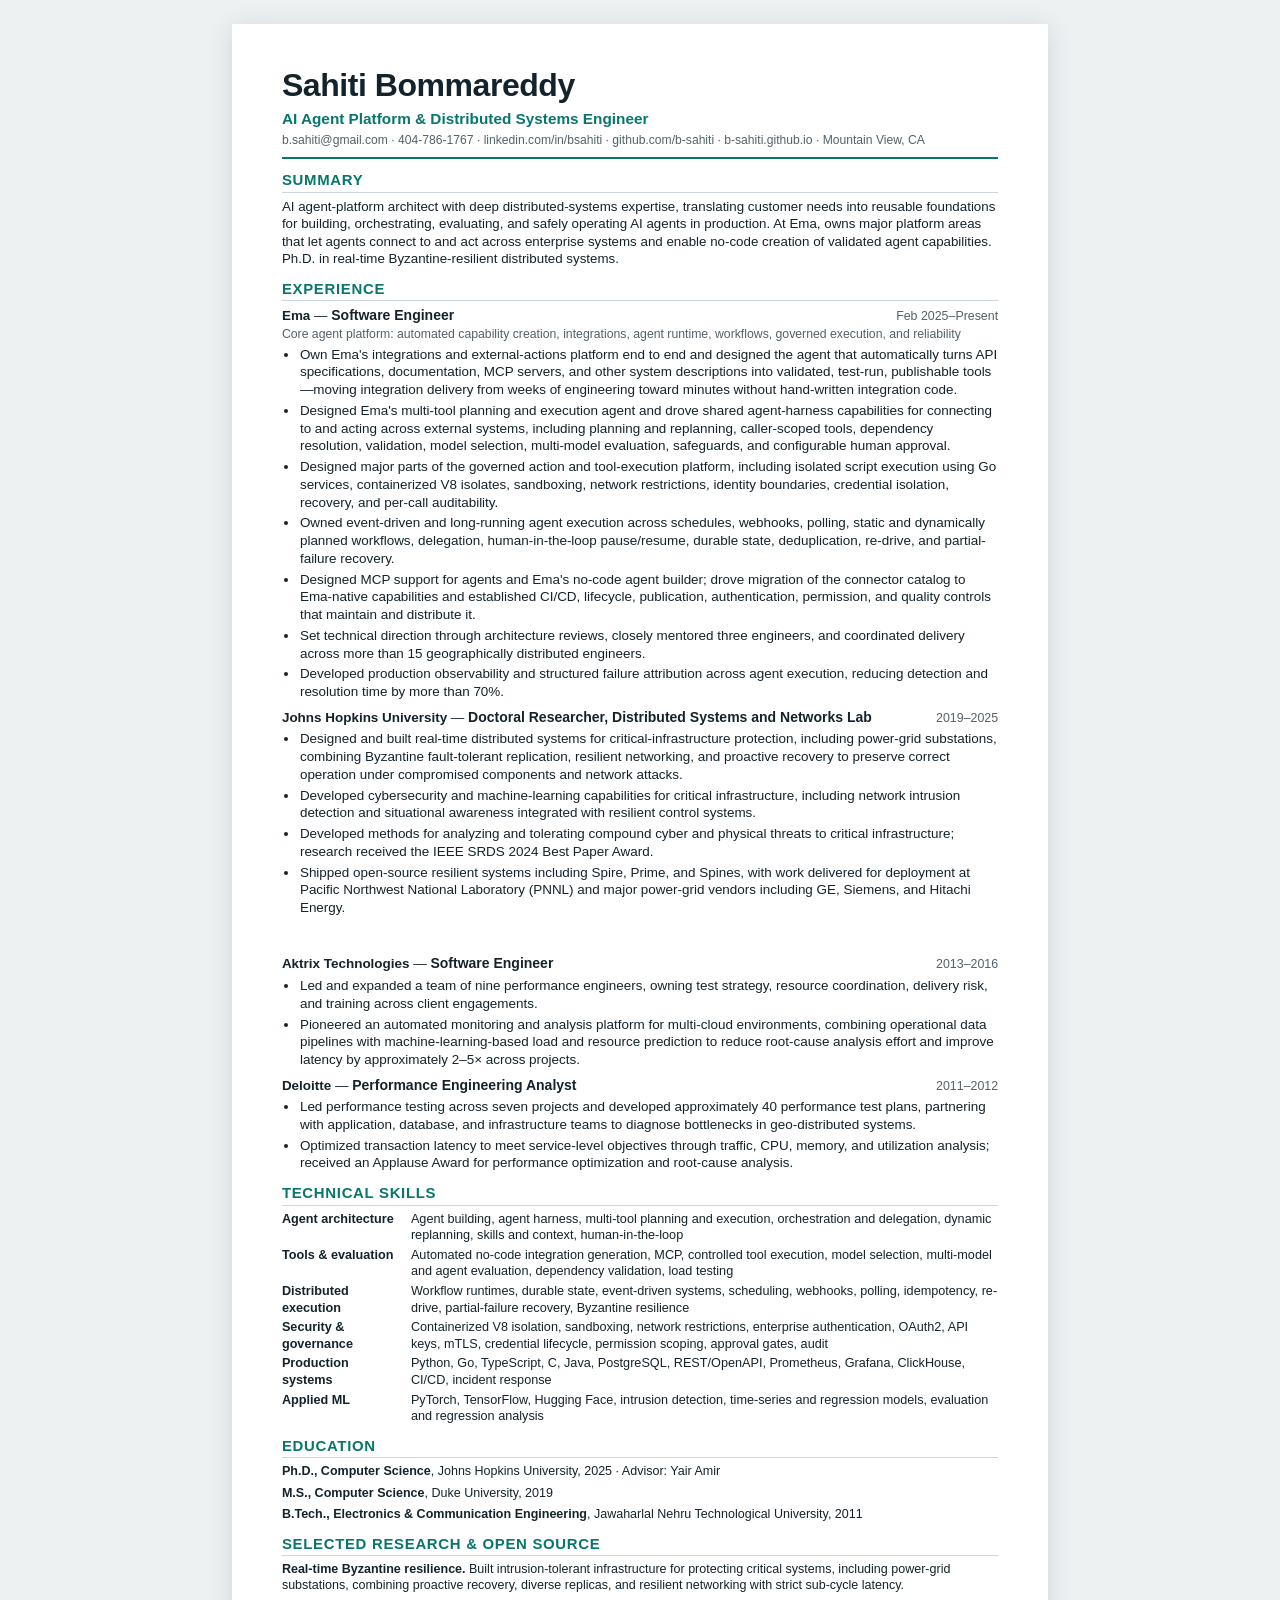
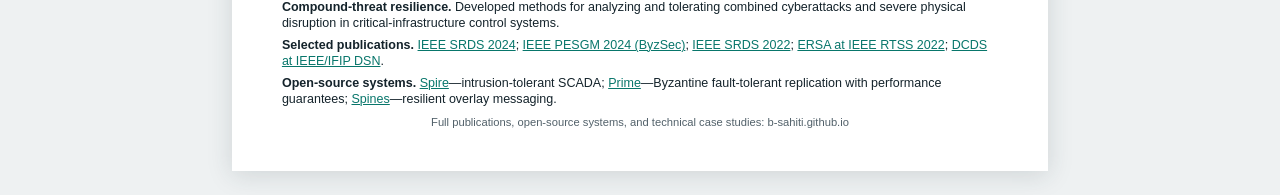
<file: resume.html>
<!doctype html>
<html lang="en">
<head>
  <meta charset="utf-8">
  <meta name="viewport" content="width=device-width, initial-scale=1">
  <meta name="robots" content="noindex">
  <title>Sahiti Bommareddy — Software Engineer</title>
  <style>
    :root { --ink:#14232b; --muted:#52616a; --accent:#08766b; --rule:#cdd8dc; }
    * { box-sizing:border-box; }
    html { font-size:10.1pt; }
    body { margin:0; color:var(--ink); background:#eef1f2; font-family:Arial, Helvetica, sans-serif; line-height:1.31; }
    main { width:8.5in; min-height:11in; margin:24px auto; padding:.43in .52in; background:white; box-shadow:0 4px 24px #24343b26; }
    header { border-bottom:2px solid var(--accent); padding-bottom:8px; margin-bottom:9px; }
    h1 { margin:0 0 2px; font-size:24pt; letter-spacing:-.45px; }
    .identity { color:var(--accent); font-weight:700; font-size:11.5pt; }
    .contact { margin-top:4px; color:var(--muted); font-size:9.1pt; }
    a { color:inherit; text-decoration:none; }
    h2 { margin:11px 0 5px; padding-bottom:2px; border-bottom:1px solid var(--rule); color:var(--accent); font-size:11.2pt; letter-spacing:.7px; text-transform:uppercase; }
    p { margin:0 0 5px; }
    .summary { font-size:10pt; }
    .role { margin-top:7px; break-inside:avoid; }
    .page-break { break-before:page; padding-top:.32in; }
    .role:first-of-type { margin-top:0; }
    .role-head { display:flex; justify-content:space-between; gap:12px; align-items:baseline; }
    .role-head strong { font-size:10.5pt; }
    .place { font-weight:700; }
    .dates { color:var(--muted); white-space:nowrap; font-size:9.3pt; }
    .context { color:var(--muted); font-size:9.2pt; margin-top:1px; }
    ul { margin:4px 0 0 17px; padding:0; }
    li { margin:0 0 3.3px; padding-left:1px; }
    .skills { display:grid; grid-template-columns:120px 1fr; gap:3px 9px; font-size:9.5pt; }
    .skills strong { color:var(--ink); }
    .compact { font-size:9.4pt; }
    .selected { font-weight:700; }
    .evidence a { color:var(--accent); text-decoration:underline; text-decoration-thickness:.5px; text-underline-offset:1px; }
    footer { margin-top:8px; color:var(--muted); font-size:8.4pt; text-align:center; }
    @page { size:letter; margin:0; }
    @media print {
      body { background:white; }
      main { margin:0; box-shadow:none; }
      a { text-decoration:none; }
    }
    @media (max-width:850px) {
      main { width:100%; min-height:auto; margin:0; padding:28px 24px; box-shadow:none; }
      .role-head { display:block; }
    }
  </style>
</head>
<body>
<main>
  <header>
    <h1>Sahiti Bommareddy</h1>
    <div class="identity">AI Agent Platform &amp; Distributed Systems Engineer</div>
    <div class="contact">
      <a href="mailto:b.sahiti@gmail.com">b.sahiti@gmail.com</a> ·
      <a href="tel:+14047861767">404-786-1767</a> ·
      <a href="https://www.linkedin.com/in/bsahiti/">linkedin.com/in/bsahiti</a> ·
      <a href="https://github.com/b-sahiti">github.com/b-sahiti</a> ·
      <a href="https://b-sahiti.github.io">b-sahiti.github.io</a> ·
      Mountain View, CA
    </div>
  </header>

  <section>
    <h2>Summary</h2>
    <p class="summary">AI agent-platform architect with deep distributed-systems expertise, translating customer needs into reusable foundations for building, orchestrating, evaluating, and safely operating AI agents in production. At Ema, owns major platform areas that let agents connect to and act across enterprise systems and enable no-code creation of validated agent capabilities. Ph.D. in real-time Byzantine-resilient distributed systems.</p>
  </section>

  <section>
    <h2>Experience</h2>
    <div class="role">
      <div class="role-head"><div><span class="place">Ema</span> — <strong>Software Engineer</strong></div><div class="dates">Feb 2025–Present</div></div>
      <div class="context">Core agent platform: automated capability creation, integrations, agent runtime, workflows, governed execution, and reliability</div>
      <ul>
        <li>Own Ema's integrations and external-actions platform end to end and designed the agent that automatically turns API specifications, documentation, MCP servers, and other system descriptions into validated, test-run, publishable tools—moving integration delivery from weeks of engineering toward minutes without hand-written integration code.</li>
        <li>Designed Ema's multi-tool planning and execution agent and drove shared agent-harness capabilities for connecting to and acting across external systems, including planning and replanning, caller-scoped tools, dependency resolution, validation, model selection, multi-model evaluation, safeguards, and configurable human approval.</li>
        <li>Designed major parts of the governed action and tool-execution platform, including isolated script execution using Go services, containerized V8 isolates, sandboxing, network restrictions, identity boundaries, credential isolation, recovery, and per-call auditability.</li>
        <li>Owned event-driven and long-running agent execution across schedules, webhooks, polling, static and dynamically planned workflows, delegation, human-in-the-loop pause/resume, durable state, deduplication, re-drive, and partial-failure recovery.</li>
        <li>Designed MCP support for agents and Ema's no-code agent builder; drove migration of the connector catalog to Ema-native capabilities and established CI/CD, lifecycle, publication, authentication, permission, and quality controls that maintain and distribute it.</li>
        <li>Set technical direction through architecture reviews, closely mentored three engineers, and coordinated delivery across more than 15 geographically distributed engineers.</li>
        <li>Developed production observability and structured failure attribution across agent execution, reducing detection and resolution time by more than 70%.</li>
      </ul>
    </div>

    <div class="role">
      <div class="role-head"><div><span class="place">Johns Hopkins University</span> — <strong>Doctoral Researcher, Distributed Systems and Networks Lab</strong></div><div class="dates">2019–2025</div></div>
      <ul>
        <li>Designed and built real-time distributed systems for critical-infrastructure protection, including power-grid substations, combining Byzantine fault-tolerant replication, resilient networking, and proactive recovery to preserve correct operation under compromised components and network attacks.</li>
        <li>Developed cybersecurity and machine-learning capabilities for critical infrastructure, including network intrusion detection and situational awareness integrated with resilient control systems.</li>
        <li>Developed methods for analyzing and tolerating compound cyber and physical threats to critical infrastructure; research received the IEEE SRDS 2024 Best Paper Award.</li>
        <li>Shipped open-source resilient systems including Spire, Prime, and Spines, with work delivered for deployment at Pacific Northwest National Laboratory (PNNL) and major power-grid vendors including GE, Siemens, and Hitachi Energy.</li>
      </ul>
    </div>

    <div class="role page-break">
      <div class="role-head"><div><span class="place">Aktrix Technologies</span> — <strong>Software Engineer</strong></div><div class="dates">2013–2016</div></div>
      <ul>
        <li>Led and expanded a team of nine performance engineers, owning test strategy, resource coordination, delivery risk, and training across client engagements.</li>
        <li>Pioneered an automated monitoring and analysis platform for multi-cloud environments, combining operational data pipelines with machine-learning-based load and resource prediction to reduce root-cause analysis effort and improve latency by approximately 2–5× across projects.</li>
      </ul>
    </div>

    <div class="role">
      <div class="role-head"><div><span class="place">Deloitte</span> — <strong>Performance Engineering Analyst</strong></div><div class="dates">2011–2012</div></div>
      <ul>
        <li>Led performance testing across seven projects and developed approximately 40 performance test plans, partnering with application, database, and infrastructure teams to diagnose bottlenecks in geo-distributed systems.</li>
        <li>Optimized transaction latency to meet service-level objectives through traffic, CPU, memory, and utilization analysis; received an Applause Award for performance optimization and root-cause analysis.</li>
      </ul>
    </div>
  </section>

  <section>
    <h2>Technical Skills</h2>
    <div class="skills">
      <strong>Agent architecture</strong><span>Agent building, agent harness, multi-tool planning and execution, orchestration and delegation, dynamic replanning, skills and context, human-in-the-loop</span>
      <strong>Tools &amp; evaluation</strong><span>Automated no-code integration generation, MCP, controlled tool execution, model selection, multi-model and agent evaluation, dependency validation, load testing</span>
      <strong>Distributed execution</strong><span>Workflow runtimes, durable state, event-driven systems, scheduling, webhooks, polling, idempotency, re-drive, partial-failure recovery, Byzantine resilience</span>
      <strong>Security &amp; governance</strong><span>Containerized V8 isolation, sandboxing, network restrictions, enterprise authentication, OAuth2, API keys, mTLS, credential lifecycle, permission scoping, approval gates, audit</span>
      <strong>Production systems</strong><span>Python, Go, TypeScript, C, Java, PostgreSQL, REST/OpenAPI, Prometheus, Grafana, ClickHouse, CI/CD, incident response</span>
      <strong>Applied ML</strong><span>PyTorch, TensorFlow, Hugging Face, intrusion detection, time-series and regression models, evaluation and regression analysis</span>
    </div>
  </section>

  <section class="compact">
    <h2>Education</h2>
    <p><strong>Ph.D., Computer Science</strong>, Johns Hopkins University, 2025 · Advisor: Yair Amir</p>
    <p><strong>M.S., Computer Science</strong>, Duke University, 2019</p>
    <p><strong>B.Tech., Electronics &amp; Communication Engineering</strong>, Jawaharlal Nehru Technological University, 2011</p>
  </section>

  <section class="compact evidence">
    <h2>Selected Research &amp; Open Source</h2>
    <p><strong>Real-time Byzantine resilience.</strong> Built intrusion-tolerant infrastructure for protecting critical systems, including power-grid substations, combining proactive recovery, diverse replicas, and resilient networking with strict sub-cycle latency.</p>
    <p><strong>Compound-threat resilience.</strong> Developed methods for analyzing and tolerating combined cyberattacks and severe physical disruption in critical-infrastructure control systems.</p>
    <p><strong>Selected publications.</strong> <a href="https://jhu-dsn.github.io/papers/srds24_compoundThreats.pdf">IEEE SRDS 2024</a>; <a href="https://jhu-dsn.github.io/papers/ByzSec_ieee.pdf">IEEE PESGM 2024 (ByzSec)</a>; <a href="https://lab-dsn.github.io/papers/RealTime.pdf">IEEE SRDS 2022</a>; <a href="https://lab-dsn.github.io/papers/RTbyz_ERSA2022.pdf">ERSA at IEEE RTSS 2022</a>; <a href="https://lab-dsn.github.io/papers/dcds2022.pdf">DCDS at IEEE/IFIP DSN</a>.</p>
    <p><strong>Open-source systems.</strong> <a href="https://github.com/spire-resilient-systems/spire">Spire</a>—intrusion-tolerant SCADA; <a href="https://github.com/jhu-dsn/prime">Prime</a>—Byzantine fault-tolerant replication with performance guarantees; <a href="https://github.com/spines-org/spines">Spines</a>—resilient overlay messaging.</p>
  </section>

  <footer>Full publications, open-source systems, and technical case studies: b-sahiti.github.io</footer>
</main>
</body>
</html>
</file>
<file: assets/css/portfolio.css>
:root{--ink:#10252a;--muted:#536a6f;--paper:#fcfbf7;--cream:#f3efe5;--teal:#087f72;--lime:#caf27b;--line:#cad8d5;--night:#102f34;--max:1180px}*{box-sizing:border-box}html{scroll-behavior:smooth}body{margin:0;background:var(--paper);color:var(--ink);font:17px/1.6 "DM Sans",sans-serif}a{color:inherit}.shell{width:min(var(--max),calc(100% - 48px));margin:auto}.site-header{position:sticky;top:0;z-index:10;display:flex;justify-content:space-between;padding:18px max(24px,calc((100vw - var(--max))/2));border-bottom:1px solid #10252a19;background:#fcfbf7eb;backdrop-filter:blur(14px)}.brand{font:800 16px "Manrope";text-decoration:none}nav{display:flex;gap:25px}nav a{color:var(--muted);font-size:14px;font-weight:700;text-decoration:none}.hero{min-height:720px;display:grid;grid-template-columns:1.35fr .65fr;gap:72px;align-items:center;padding:95px 0 75px}.eyebrow{margin:0 0 16px;color:var(--teal);font-size:13px;font-weight:800;letter-spacing:.15em;text-transform:uppercase}h1,h2,h3{margin-top:0;font-family:"Manrope";line-height:1.1;letter-spacing:-.035em}h1{max-width:850px;margin-bottom:26px;font-size:clamp(50px,6.2vw,86px)}h2{font-size:clamp(36px,4.2vw,58px)}h3{font-size:23px}.lede{max-width:760px;color:var(--muted);font-size:21px}.actions{display:flex;flex-wrap:wrap;gap:14px;align-items:center;margin-top:34px}.button{padding:12px 18px;border:1px solid var(--ink);border-radius:4px;font-weight:700;text-decoration:none}.primary{background:var(--ink);color:white}.text-link{margin-left:8px;color:var(--teal);font-weight:700;text-decoration:none}.portrait{position:relative}.portrait img{width:100%;aspect-ratio:4/5;object-fit:cover;border-radius:6px;filter:saturate(.8)}.portrait div{position:absolute;right:-24px;bottom:-25px;width:280px;padding:20px;background:var(--lime);box-shadow:0 15px 45px #10252a22}.portrait strong,.portrait span{display:block}.portrait span{margin-top:5px;font-size:14px;line-height:1.4}.metrics{display:grid;grid-template-columns:repeat(4,1fr);border-block:1px solid var(--line);background:white}.metrics div{padding:28px;border-right:1px solid var(--line)}.metrics div:last-child{border:0}.metrics strong,.metrics span{display:block}.metrics strong{font:800 23px "Manrope"}.metrics span{color:var(--muted);font-size:14px}.section{padding:105px 0}.intro{max-width:830px;margin-bottom:50px}.intro>p:not(.eyebrow){max-width:700px;color:var(--muted);font-size:20px}.cards{display:grid;grid-template-columns:repeat(2,1fr);border:1px solid var(--line)}.cards article{min-height:260px;padding:35px;border-right:1px solid var(--line);border-bottom:1px solid var(--line);background:white}.cards article:nth-child(even){border-right:0}.cards article:nth-child(n+3){border-bottom:0}.cards b{display:block;margin-bottom:45px;color:var(--teal)}.cards p,.research-cards p{color:var(--muted)}.dark{background:var(--night);color:white}.dark .eyebrow{color:var(--lime)}.split{display:grid;grid-template-columns:1fr 1fr;gap:90px}.principles p{margin:0;padding:22px 0;border-bottom:1px solid #ffffff30;color:#c9d8d6}.principles strong{display:block;color:white}.research-cards{display:grid;grid-template-columns:repeat(3,1fr);gap:20px}.research-cards article{min-height:330px;padding:28px;border:1px solid var(--line);background:white}.research-cards span{color:var(--teal);font-size:13px;font-weight:800;text-transform:uppercase}.research-cards a{color:var(--teal);font-weight:700;text-decoration:none}.soft{background:var(--cream)}.intro.wide{max-width:none;display:grid;grid-template-columns:1fr .8fr;gap:70px;align-items:end}.projects{border-top:1px solid var(--ink)}.projects a{display:grid;grid-template-columns:220px 1fr 30px;gap:25px;align-items:center;padding:25px 0;border-bottom:1px solid #10252a44;text-decoration:none}.projects strong,.projects small{display:block}.projects small,.projects p{color:var(--muted)}.publications{margin:0;padding:0;list-style:none;border-top:1px solid var(--line)}.publications li{display:grid;grid-template-columns:220px 1fr;gap:28px;padding:24px 0;border-bottom:1px solid var(--line)}.publications span{color:var(--muted);font-size:14px}.publications a{font:700 19px "Manrope";text-decoration:none}.timeline{border-top:1px solid #ffffff30}.timeline article{display:grid;grid-template-columns:170px 1fr;gap:35px;padding:27px 0;border-bottom:1px solid #ffffff30}.timeline>article>span{color:var(--lime);font-weight:700}.timeline h3{margin-bottom:5px}.timeline p{margin:0;color:#c9d8d6}.teaching{padding:80px 0}.contact{padding:100px 0;background:var(--lime)}.contact-grid{display:grid;grid-template-columns:1.3fr .7fr;gap:70px;align-items:end}.contact .eyebrow{color:var(--ink)}.contact-links{border-top:1px solid var(--ink)}.contact-links a{display:flex;justify-content:space-between;padding:14px 0;border-bottom:1px solid var(--ink);font-weight:700;text-decoration:none}footer{display:flex;justify-content:space-between;padding:26px max(24px,calc((100vw - var(--max))/2));background:var(--ink);color:#c9d8d6;font-size:13px}@media(max-width:900px){nav{display:none}.hero{grid-template-columns:1fr;gap:45px}.portrait{max-width:480px}.metrics{grid-template-columns:repeat(2,1fr)}.split,.intro.wide,.contact-grid{grid-template-columns:1fr}.research-cards{grid-template-columns:1fr}}@media(max-width:620px){.shell{width:calc(100% - 32px)}.hero{min-height:auto;padding:55px 0 70px}h1{font-size:43px}.portrait div{position:relative;right:auto;bottom:auto;width:100%}.metrics,.cards{grid-template-columns:1fr}.metrics div,.cards article{border-right:0;border-bottom:1px solid var(--line)!important}.section{padding:72px 0}.projects a,.publications li,.timeline article{grid-template-columns:1fr;gap:8px}footer{display:block}footer span{display:block}}
</file>
<file: assets/css/responsive-fixes.css>
html,
body {
  overflow-x: clip;
}

.career-bridge {
  padding: 58px 0;
  border-top: 1px solid var(--line);
  border-bottom: 1px solid var(--line);
}

.portrait > div {
  background: var(--night);
  color: #fff;
  box-shadow: 0 16px 44px rgba(16, 47, 52, 0.22);
}

.portrait > div a {
  color: #fff;
  text-decoration: none;
}

.portrait > div a:hover {
  color: #d8f5a0;
}

.portrait > div span {
  color: #d1dfdc;
}

.career-bridge p {
  max-width: 980px;
  margin: 0;
  font: 700 clamp(30px, 4vw, 52px)/1.18 "Manrope", sans-serif;
  letter-spacing: -0.035em;
}

.research-link {
  display: inline-block;
  margin-top: 12px;
  color: var(--teal);
  font-weight: 700;
  text-decoration: none;
}

.advisor {
  margin: 14px 0 0;
  color: var(--ink) !important;
  font-size: 16px !important;
  font-weight: 600;
}

.advisor a {
  color: var(--teal);
  text-decoration: none;
}

.advisor a:hover {
  text-decoration: underline;
}

.case-studies {
  display: grid;
  gap: 28px;
}

.case-study {
  display: grid;
  grid-template-columns: 0.72fr 1.28fr;
  border: 1px solid var(--line);
  background: #fff;
}

.case-title,
.case-details {
  padding: 38px;
}

.case-title {
  border-right: 1px solid var(--line);
  background: #f5f1e8;
}

.case-title > span,
.ml-note > span {
  color: var(--teal);
  font-size: 12px;
  font-weight: 800;
  letter-spacing: 0.12em;
  text-transform: uppercase;
}

.case-title h3 {
  margin: 32px 0 18px;
  font-size: clamp(27px, 3vw, 40px);
}

.case-title p,
.case-details p,
.ml-note p {
  color: var(--muted);
}

.case-details section {
  padding: 0 0 22px;
  margin: 0 0 22px;
  border-bottom: 1px solid var(--line);
}

.case-details h4 {
  margin: 0 0 7px;
  font: 700 16px "Manrope", sans-serif;
}

.case-details p {
  margin: 0;
}

.case-links {
  display: flex;
  flex-wrap: wrap;
  gap: 10px 22px;
}

.case-links a,
.ml-note a {
  color: var(--teal);
  font-weight: 700;
  text-decoration: none;
}

.case-links a:hover,
.ml-note a:hover {
  text-decoration: underline;
}

.ml-note {
  display: grid;
  grid-template-columns: 180px 1fr auto;
  gap: 28px;
  align-items: center;
  margin-top: 28px;
  padding: 26px 30px;
  border: 1px solid var(--line);
  background: #fff;
}

.ml-note p {
  margin: 0;
}

.research-link:hover {
  text-decoration: underline;
}

@media (max-width: 900px) {
  .hero {
    grid-template-columns: minmax(0, 1fr);
  }

  .hero > div,
  .portrait {
    min-width: 0;
  }

  .case-study {
    grid-template-columns: 1fr;
  }

  .case-title {
    border-right: 0;
    border-bottom: 1px solid var(--line);
  }

  .ml-note {
    grid-template-columns: 1fr;
    gap: 10px;
  }
}

@media (max-width: 620px) {
  .career-bridge {
    padding: 42px 0;
  }

  .eyebrow {
    font-size: 11px;
    letter-spacing: 0.12em;
  }

  h1 {
    font-size: 39px;
    overflow-wrap: break-word;
  }

  .lede {
    font-size: 17px;
  }
}
</file>
